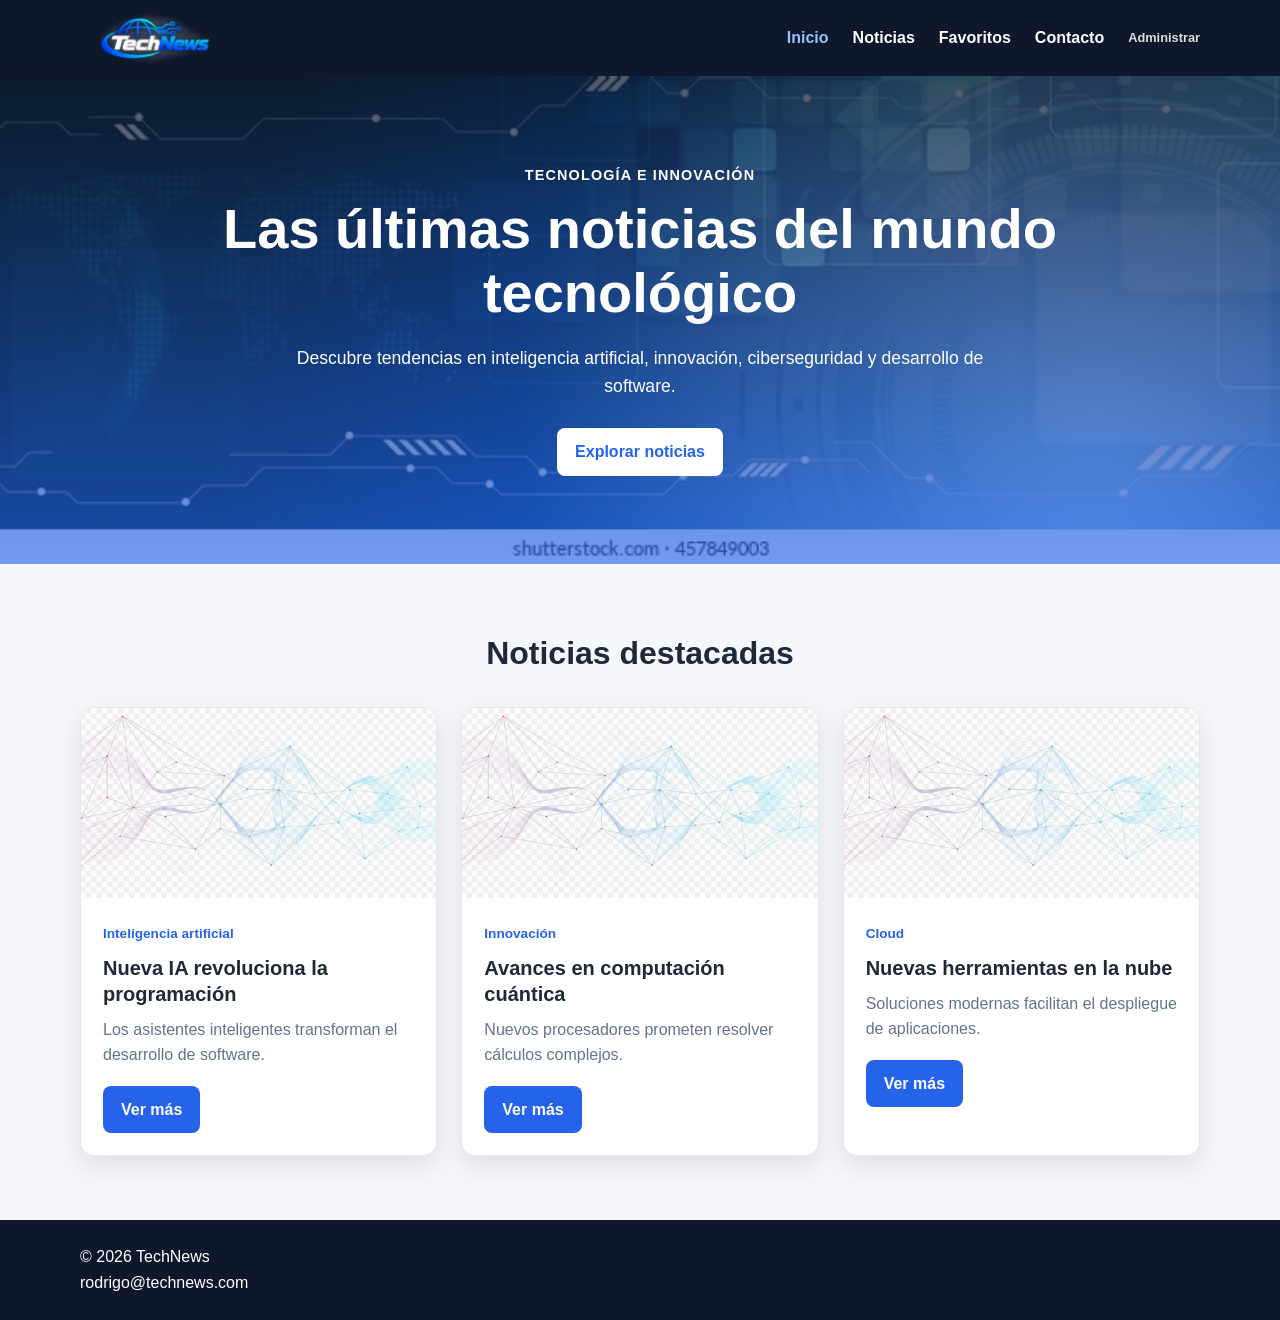
<file: index.html>
<!DOCTYPE html>
<html lang="es">
<head>
  <meta charset="UTF-8">
  <meta name="viewport" content="width=device-width, initial-scale=1.0">
  <meta name="description" content="TechNews, portal de noticias tecnológicas">
  <title>TechNews | Inicio</title>
  <link rel="stylesheet" href="css/styles.css">
</head>
<body>

<!-- Encabezado y menú principal -->   
  <header class="header">
    <div class="contenedor header-contenido">
      <a class="logo" href="index.html"> 
        <img src="img/logo.png" alt="TechNews">
      </a>
      <nav class="navegacion" aria-label="Navegación principal">
        <a class="activo" href="index.html">Inicio</a>
        <a href="noticias.html">Noticias</a>
        <a href="favoritos.html">Favoritos</a>
        <a href="contacto.html">Contacto</a>
        <a class="enlace-admin" href="admin.html">Administrar</a>
      </nav>
    </div>
  </header>

<!-- Contenido principal de la página -->

  <main>
    <section class="hero">
      <div class="contenedor hero-contenido">
        <p class="etiqueta">Tecnología e innovación</p>
        <h1>Las últimas noticias del mundo tecnológico</h1>
        <p class="hero-texto">
          Descubre tendencias en inteligencia artificial, innovación,
          ciberseguridad y desarrollo de software.
        </p>
        <a class="boton boton-claro" href="noticias.html">Explorar noticias</a>
      </div>
    </section>

    <section class="seccion contenedor">
      <h2>Noticias destacadas</h2>

      <div class="tarjetas">
        <article class="tarjeta">
          <img class="imagen-noticia" src="img/noticias.jpg" alt="Noticia sobre inteligencia artificial">
          <div class="tarjeta-contenido">
            <span class="categoria">Inteligencia artificial</span>
            <h3>Nueva IA revoluciona la programación</h3>
            <p>Los asistentes inteligentes transforman el desarrollo de software.</p>
            <a class="boton" href="detalle.html?id=1">Ver más</a>
          </div>
        </article>

        <article class="tarjeta">
          <img class="imagen-noticia" src="img/noticias.jpg" alt="Noticia sobre computación cuántica">
          <div class="tarjeta-contenido">
            <span class="categoria">Innovación</span>
            <h3>Avances en computación cuántica</h3>
            <p>Nuevos procesadores prometen resolver cálculos complejos.</p>
            <a class="boton" href="detalle.html?id=2">Ver más</a>
          </div>
        </article>

        <article class="tarjeta">
          <img class="imagen-noticia" src="img/noticias.jpg" alt="Noticia sobre herramientas en la nube">
          <div class="tarjeta-contenido">
            <span class="categoria">Cloud</span>
            <h3>Nuevas herramientas en la nube</h3>
            <p>Soluciones modernas facilitan el despliegue de aplicaciones.</p>
            <a class="boton" href="detalle.html?id=3">Ver más</a>
          </div>
        </article>
      </div>
    </section>
  </main>

<!-- Pie de página -->

  <footer class="footer">
    <div class="contenedor">
      <p>&copy; 2026 TechNews</p>
      <p>rodrigo@technews.com</p>
    </div>
  </footer>
</body>
</html>
</file>
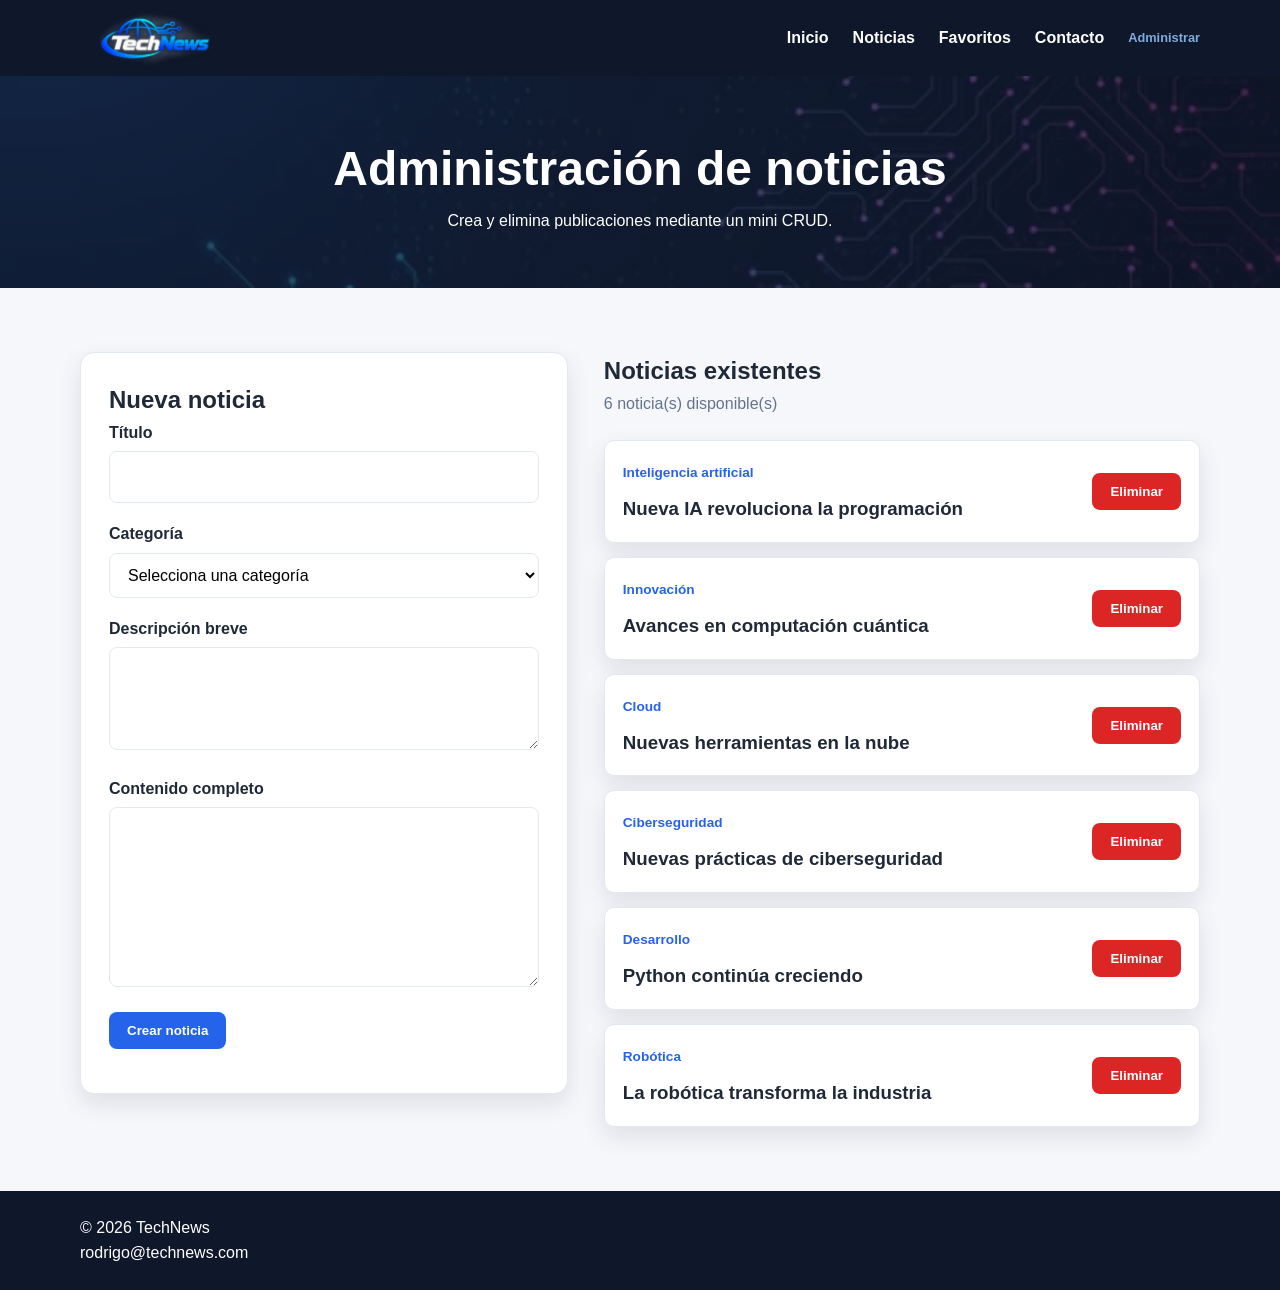
<file: admin.html>
<!DOCTYPE html>
<html lang="es">
<head>
  <meta charset="UTF-8">
  <meta name="viewport" content="width=device-width, initial-scale=1.0">
  <meta name="description" content="Administración básica de noticias de TechNews">
  <title>TechNews | Administración</title>
  <link rel="stylesheet" href="css/styles.css">
</head>
<body>

<!-- Encabezado y menú principal -->

  <header class="header">
    <div class="contenedor header-contenido">
      <a class="logo" href="index.html">
        <img src="img/logo.png" alt="TechNews">
      </a>
      <nav class="navegacion" aria-label="Navegación principal">
        <a href="index.html">Inicio</a>
        <a href="noticias.html">Noticias</a>
        <a href="favoritos.html">Favoritos</a>
        <a href="contacto.html">Contacto</a>
        <a class="enlace-admin activo" href="admin.html">Administrar</a>
      </nav>
    </div>
  </header>

<!-- Contenido principal de la página -->

  <main>
    <section class="cabecera-pagina">
      <div class="contenedor">
        <h1>Administración de noticias</h1>
        <p>Crea y elimina publicaciones mediante un mini CRUD.</p>
      </div>
    </section>

    <section class="seccion contenedor admin-grid">
      <form id="formulario-noticia" class="formulario" novalidate>
        <h2>Nueva noticia</h2>

        <div class="campo">
          <label for="titulo">Título</label>
          <input id="titulo" type="text" required>
        </div>

        <div class="campo">
          <label for="categoria-admin">Categoría</label>
          <select id="categoria-admin" required>
            <option value="">Selecciona una categoría</option>
            <option value="Inteligencia artificial">Inteligencia artificial</option>
            <option value="Desarrollo">Desarrollo</option>
            <option value="Cloud">Cloud</option>
            <option value="Ciberseguridad">Ciberseguridad</option>
            <option value="Innovación">Innovación</option>
          </select>
        </div>

        <div class="campo">
          <label for="descripcion">Descripción breve</label>
          <textarea id="descripcion" rows="3" required></textarea>
        </div>

        <div class="campo">
          <label for="contenido">Contenido completo</label>
          <textarea id="contenido" rows="6" required></textarea>
        </div>

        <button class="boton" type="submit">Crear noticia</button>
        <p id="mensaje-admin" class="confirmacion" aria-live="polite"></p>
      </form>

      <section>
        <h2>Noticias existentes</h2>
        <p id="estado-admin" class="estado">Cargando noticias...</p>
        <div id="lista-admin" class="lista-admin"></div>
      </section>
    </section>
  </main>

<!-- Pie de página -->
   
  <footer class="footer">
    <div class="contenedor">
      <p>&copy; 2026 TechNews</p>
      <p>rodrigo@technews.com</p>
    </div>
  </footer>

  <script src="js/admin.js"></script>
</body>
</html>
</file>
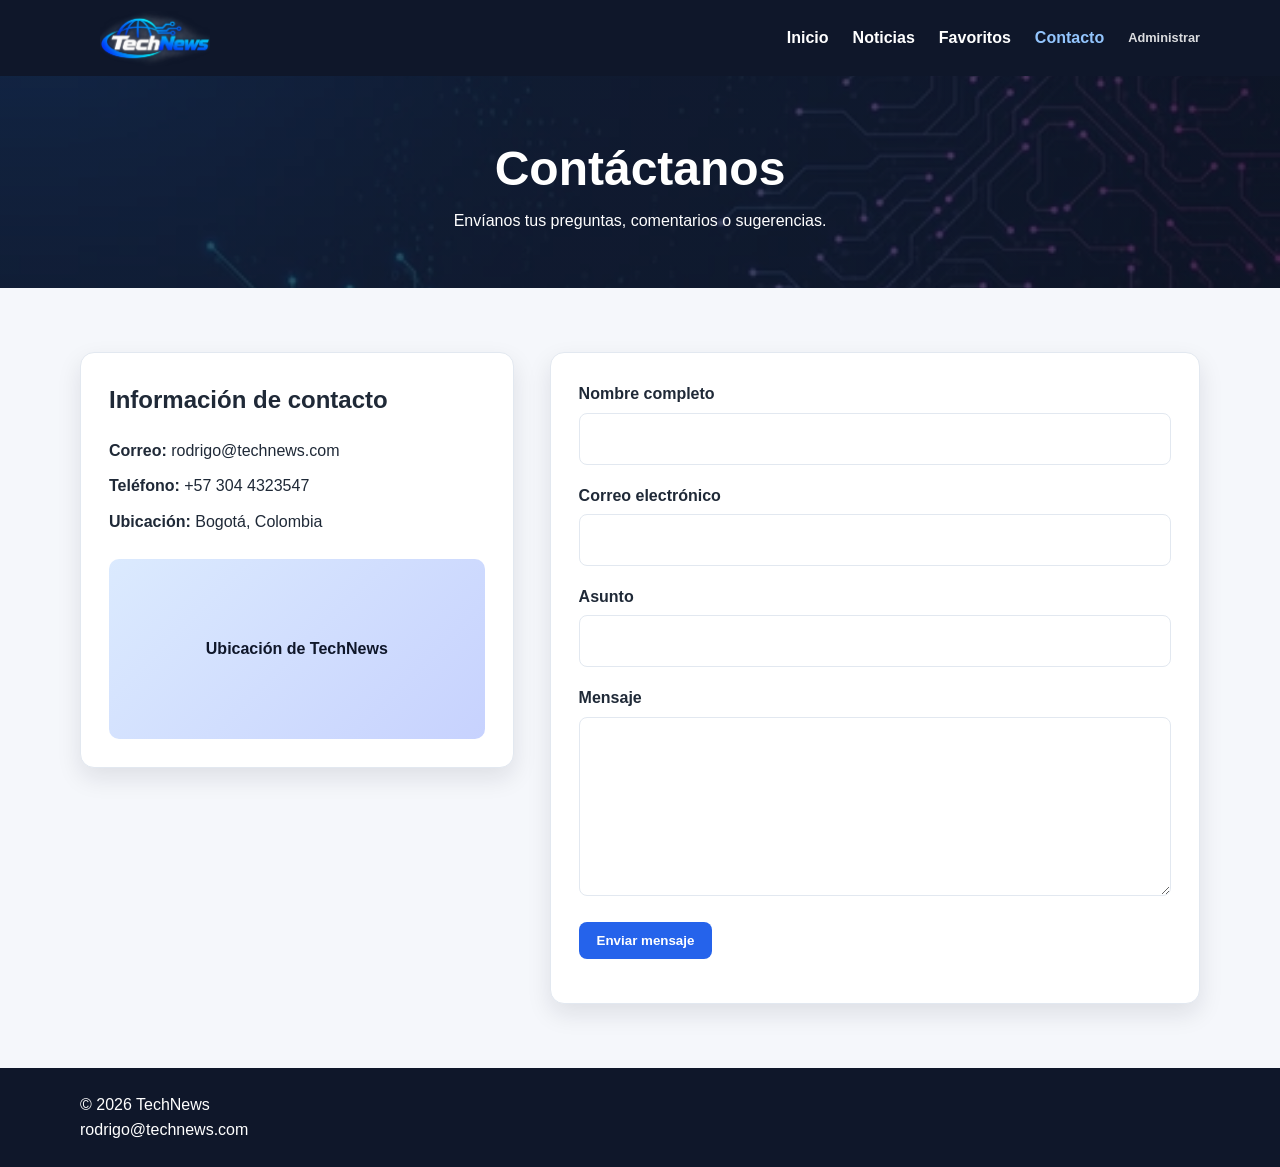
<file: contacto.html>
<!DOCTYPE html>
<html lang="es">
<head>
  <meta charset="UTF-8">
  <meta name="viewport" content="width=device-width, initial-scale=1.0">
  <meta name="description" content="Formulario de contacto de TechNews">
  <title>TechNews | Contacto</title>
  <link rel="stylesheet" href="css/styles.css">
</head>
<body>

<!-- Encabezado y menú principal -->

  <header class="header">
    <div class="contenedor header-contenido">
      <a class="logo" href="index.html">
        <img src="img/logo.png" alt="TechNews">
      </a>
      <nav class="navegacion" aria-label="Navegación principal">
        <a href="index.html">Inicio</a>
        <a href="noticias.html">Noticias</a>
        <a href="favoritos.html">Favoritos</a>
        <a class="activo" href="contacto.html">Contacto</a>
        <a class="enlace-admin" href="admin.html">Administrar</a>
      </nav>
    </div>
  </header>

<!-- Contenido principal de la página -->

  <main>
    <section class="cabecera-pagina">
      <div class="contenedor">
        <h1>Contáctanos</h1>
        <p>Envíanos tus preguntas, comentarios o sugerencias.</p>
      </div>
    </section>

    <section class="seccion contenedor contacto-grid">
      <div class="contacto-informacion">
        <h2>Información de contacto</h2>
        <p><strong>Correo:</strong> rodrigo@technews.com</p>
        <p><strong>Teléfono:</strong> +57 304 4323547</p>
        <p><strong>Ubicación:</strong> Bogotá, Colombia</p>
        <div class="mapa-simulado">Ubicación de TechNews</div>
      </div>

      <form id="formulario-contacto" class="formulario" novalidate>
        <div class="campo">
          <label for="nombre">Nombre completo</label>
          <input id="nombre" name="nombre" type="text" autocomplete="name">
          <small id="error-nombre" class="error"></small>
        </div>

        <div class="campo">
          <label for="correo">Correo electrónico</label>
          <input id="correo" name="correo" type="email" autocomplete="email">
          <small id="error-correo" class="error"></small>
        </div>

        <div class="campo">
          <label for="asunto">Asunto</label>
          <input id="asunto" name="asunto" type="text">
          <small id="error-asunto" class="error"></small>
        </div>

        <div class="campo">
          <label for="mensaje">Mensaje</label>
          <textarea id="mensaje" name="mensaje" rows="6"></textarea>
          <small id="error-mensaje" class="error"></small>
        </div>

        <button class="boton" type="submit">Enviar mensaje</button>
        <p id="confirmacion" class="confirmacion" aria-live="polite"></p>
      </form>
    </section>
  </main>

<!-- Pie de página -->
   
  <footer class="footer">
    <div class="contenedor">
      <p>&copy; 2026 TechNews</p>
      <p>rodrigo@technews.com</p>
    </div>
  </footer>

  <script src="js/contacto.js"></script>
</body>
</html>
</file>
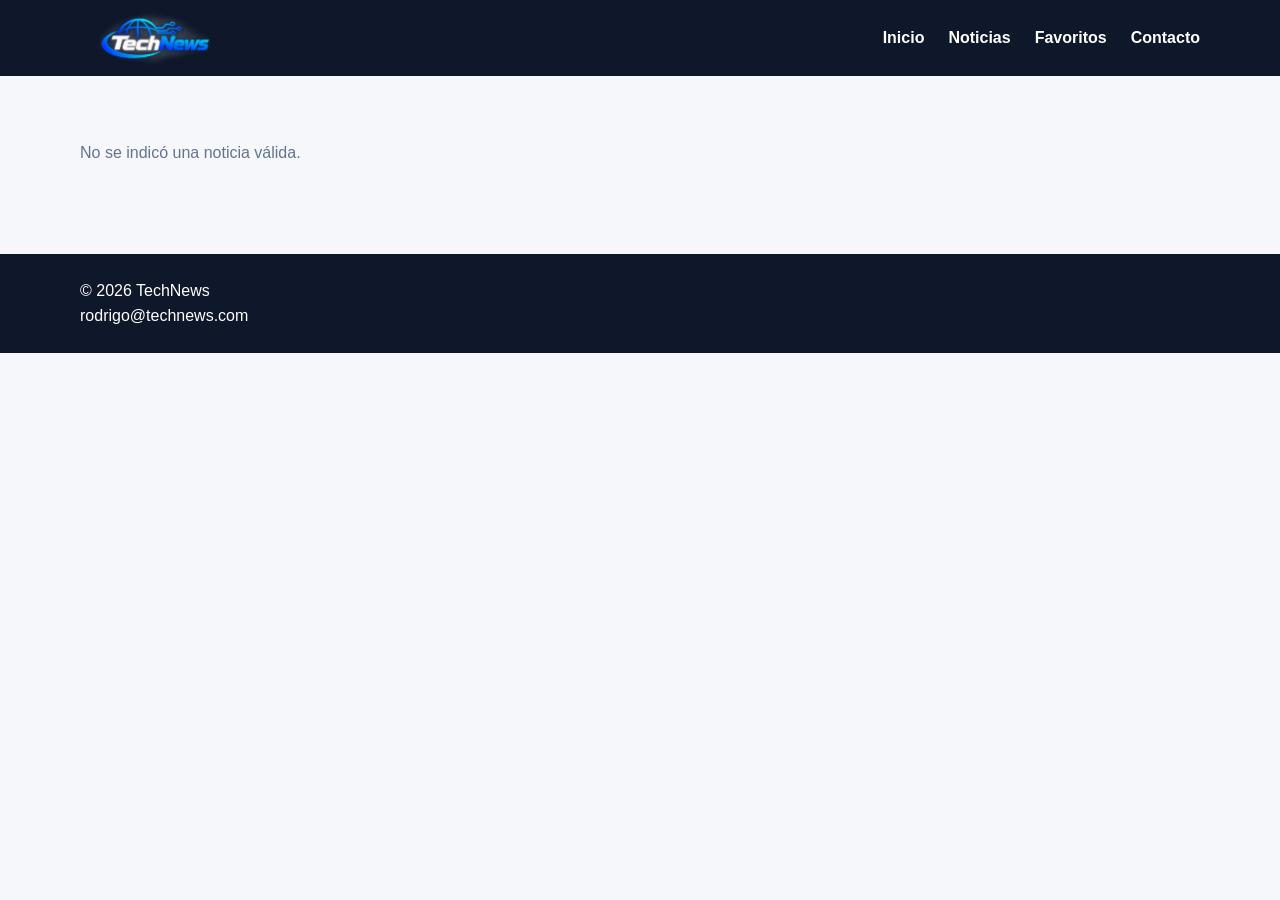
<file: detalle.html>
<!DOCTYPE html>
<html lang="es">
<head>
  <meta charset="UTF-8">
  <meta name="viewport" content="width=device-width, initial-scale=1.0">
  <meta name="description" content="Detalle de noticia de TechNews">
  <title>TechNews | Detalle</title>
  <link rel="stylesheet" href="css/styles.css">
</head>
<body>

<!-- Encabezado y menú principal -->

  <header class="header">
    <div class="contenedor header-contenido">
      <a class="logo" href="index.html">
        <img src="img/logo.png" alt="TechNews"> 
      </a>
      <nav class="navegacion" aria-label="Navegación principal">
        <a href="index.html">Inicio</a>
        <a href="noticias.html">Noticias</a>
        <a href="favoritos.html">Favoritos</a>
        <a href="contacto.html">Contacto</a>
      </nav>
    </div>
  </header>

<!-- Contenido principal de la página -->

  <main class="seccion contenedor">
    <p id="estado-detalle" class="estado">Cargando noticia...</p>
    <article id="detalle-noticia" class="detalle-noticia" hidden></article>
  </main>

<!-- Pie de página -->
 
  <footer class="footer">
    <div class="contenedor">
      <p>&copy; 2026 TechNews</p>
      <p>rodrigo@technews.com</p>
    </div>
  </footer>

  <script src="js/detalle.js"></script>
</body>
</html>
</file>
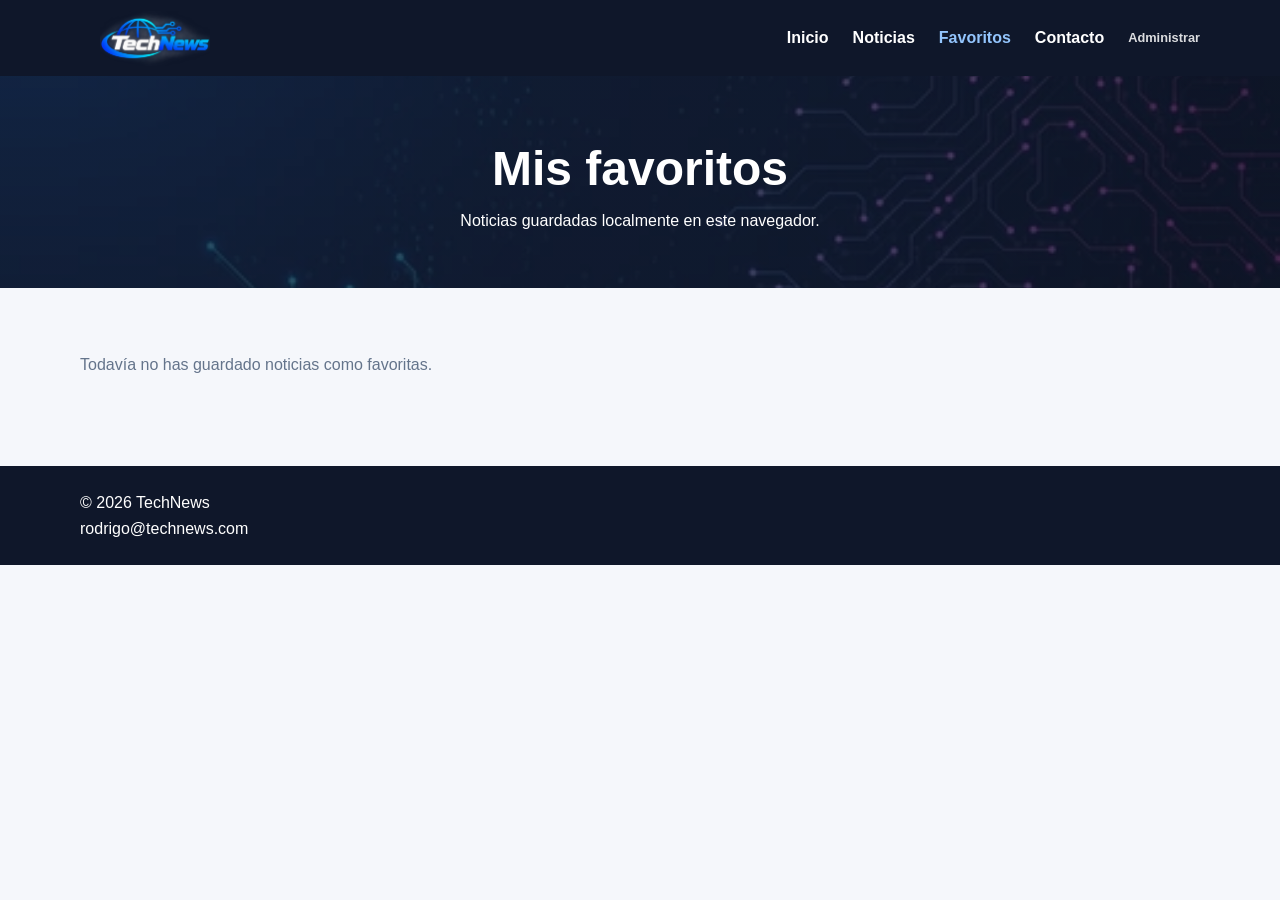
<file: favoritos.html>
<!DOCTYPE html>
<html lang="es">
<head>
  <meta charset="UTF-8">
  <meta name="viewport" content="width=device-width, initial-scale=1.0">
  <meta name="description" content="Noticias favoritas de TechNews">
  <title>TechNews | Favoritos</title>
  <link rel="stylesheet" href="css/styles.css">
</head>
<body>

<!-- Encabezado y menú principal -->

  <header class="header">
    <div class="contenedor header-contenido">
      <a class="logo" href="index.html">
        <img src="img/logo.png" alt="TechNews">
      </a>
      <nav class="navegacion" aria-label="Navegación principal">
        <a href="index.html">Inicio</a>
        <a href="noticias.html">Noticias</a>
        <a class="activo" href="favoritos.html">Favoritos</a>
        <a href="contacto.html">Contacto</a>
        <a class="enlace-admin" href="admin.html">Administrar</a>
      </nav>
    </div>
  </header>

<!-- Contenido principal de la página -->

  <main>
    <section class="cabecera-pagina">
      <div class="contenedor">
        <h1>Mis favoritos</h1>
        <p>Noticias guardadas localmente en este navegador.</p>
      </div>
    </section>

    <section class="seccion contenedor">
      <p id="estado-favoritos" class="estado"></p>
      <div id="lista-favoritos" class="tarjetas"></div>
    </section>
  </main>

<!-- Pie de página -->
   
  <footer class="footer">
    <div class="contenedor">
      <p>&copy; 2026 TechNews</p>
      <p>rodrigo@technews.com</p>
    </div>
  </footer>

  <script src="js/favoritos.js"></script>
</body>
</html>
</file>
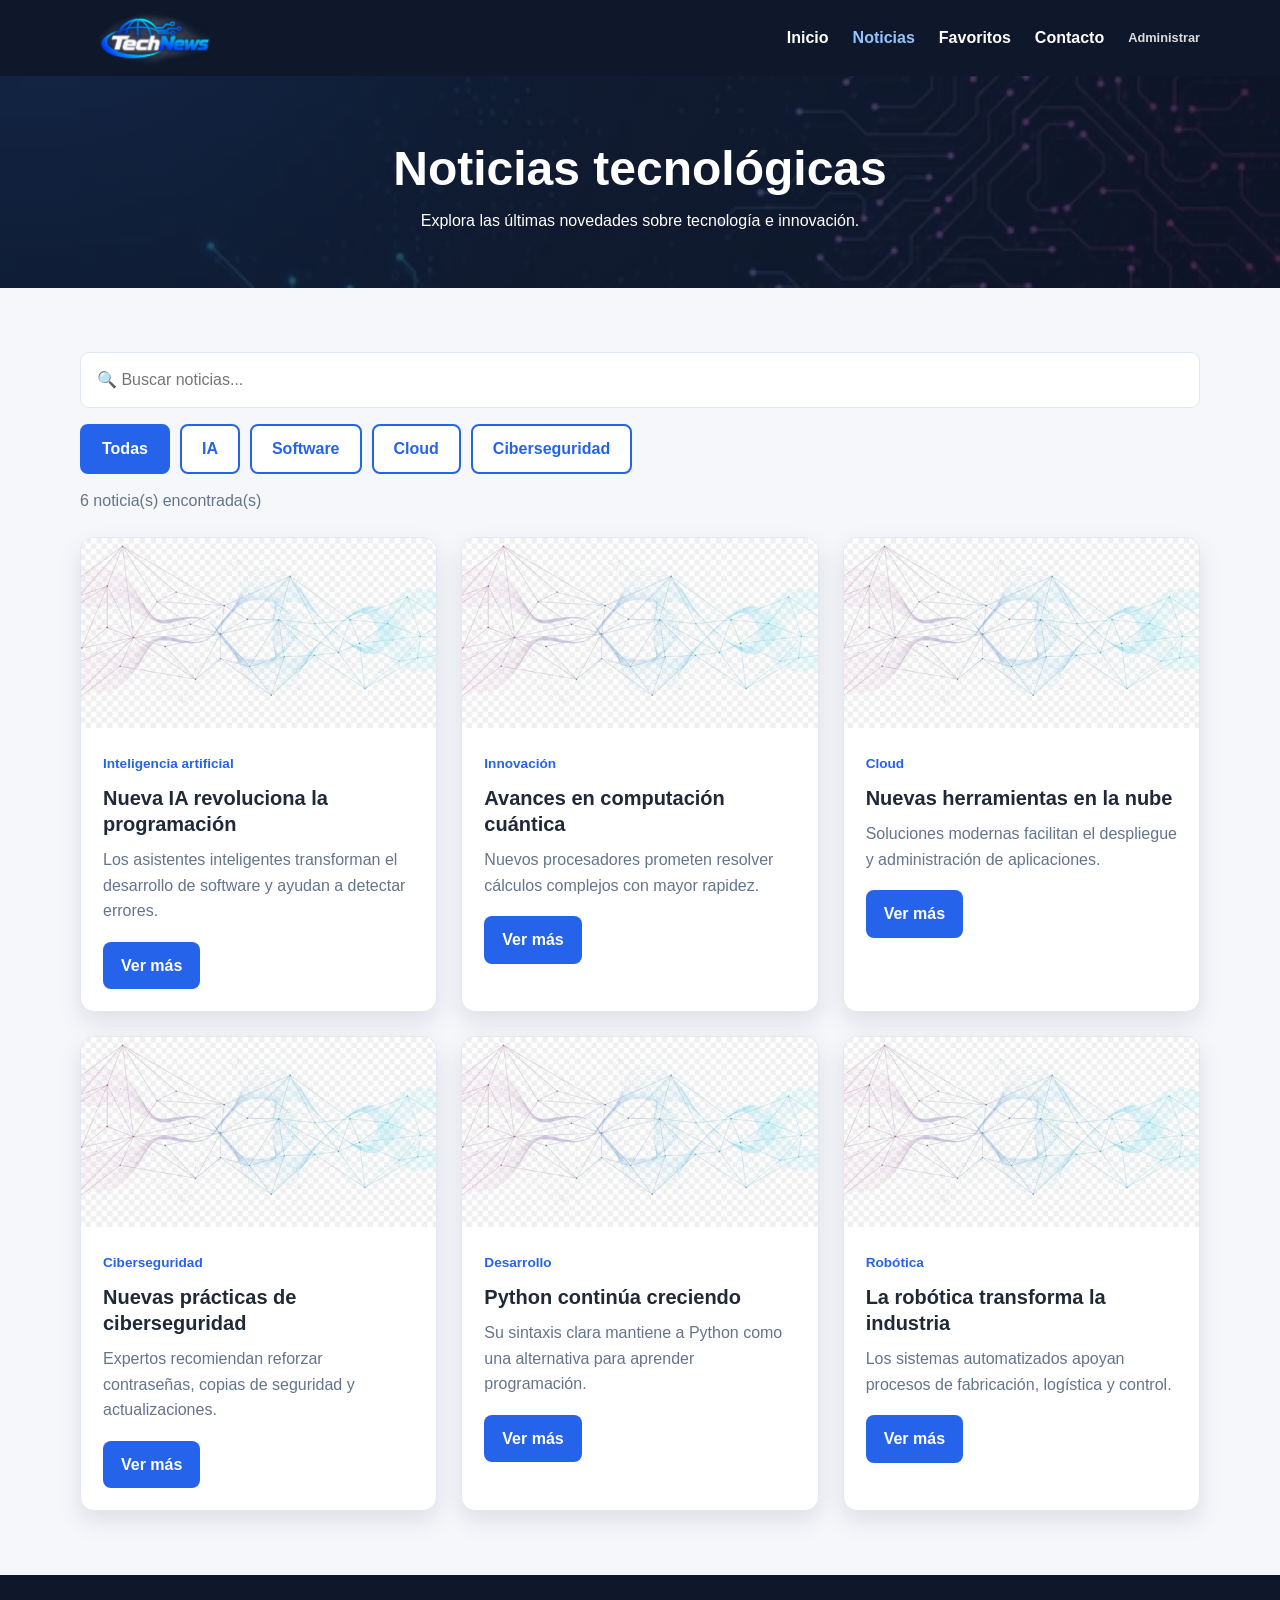
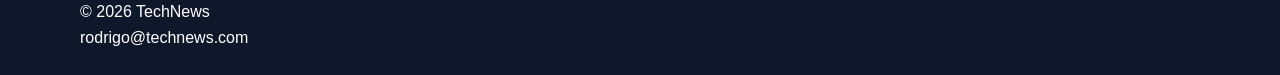
<file: noticias.html>
<!DOCTYPE html>
<html lang="es">
<head>
  <meta charset="UTF-8">
  <meta name="viewport" content="width=device-width, initial-scale=1.0">
  <meta name="description" content="Listado de noticias tecnológicas de TechNews">
  <title>TechNews | Noticias</title>
  <link rel="stylesheet" href="css/styles.css">
</head>
<body>

<!-- Encabezado y menú principal -->
     
  <header class="header">
    <div class="contenedor header-contenido">
      <a class="logo" href="index.html">
        <img src="img/logo.png" alt="TechNews">
      </a>
      <nav class="navegacion" aria-label="Navegación principal">
        <a href="index.html">Inicio</a>
        <a class="activo" href="noticias.html">Noticias</a>
        <a href="favoritos.html">Favoritos</a>
        <a href="contacto.html">Contacto</a>
        <a class="enlace-admin" href="admin.html">Administrar</a>
      </nav>
    </div>
  </header>

<!-- Contenido principal de la página -->

  <main>
    <section class="cabecera-pagina">
      <div class="contenedor">
        <h1>Noticias tecnológicas</h1>
        <p>Explora las últimas novedades sobre tecnología e innovación.</p>
      </div>
    </section>

    <section class="seccion contenedor">
      <div class="controles">
        <label class="sr-only" for="buscador">Buscar noticias</label>
        <input id="buscador" type="search" placeholder="🔍 Buscar noticias...">

        <div class="filtros" aria-label="Filtros de noticias">
          <button class="filtro activo" type="button" data-categoria="Todas">Todas</button>
          <button class="filtro" type="button" data-categoria="Inteligencia artificial">IA</button>
          <button class="filtro" type="button" data-categoria="Desarrollo">Software</button>
          <button class="filtro" type="button" data-categoria="Cloud">Cloud</button>
          <button class="filtro" type="button" data-categoria="Ciberseguridad">Ciberseguridad</button>
        </div>
      </div>

      <p id="estado" class="estado">Cargando noticias...</p>
      <div id="lista-noticias" class="tarjetas" aria-live="polite"></div>
    </section>
  </main>

<!-- Pie de página -->

  <footer class="footer">
    <div class="contenedor">
      <p>&copy; 2026 TechNews</p>
      <p>rodrigo@technews.com</p>
    </div>
  </footer>

  <script src="js/noticias.js"></script>
</body>
</html>
</file>
<file: css/styles.css>
/* Variables de color*/
:root {
  --azul-oscuro: #0f172a;
  --azul: #2563eb;
  --azul-hover: #1d4ed8;
  --blanco: #ffffff;
  --fondo: #f5f7fb;
  --texto: #1f2937;
  --texto-suave: #64748b;
  --borde: #e2e8f0;
  --sombra: 0 10px 25px rgba(15, 23, 42, 0.1);
}

/*Configuración general*/
* {
  box-sizing: border-box;
  margin: 0;
  padding: 0;
}

html {
  scroll-behavior: smooth;
}

body {
  min-height: 100vh;
  background: var(--fondo);
  color: var(--texto);
  font-family: Arial, Helvetica, sans-serif;
  line-height: 1.6;
}

a {
  color: inherit;
}

.contenedor {
  width: min(1120px, 92%);
  margin-inline: auto;
}

/*Encabezado y navegación*/
.header {
  background: var(--azul-oscuro);
  color: var(--blanco);
}

.header-contenido {
  min-height: 76px;
  display: flex;
  align-items: center;
  justify-content: space-between;
  gap: 24px;
}

.logo {
  color: var(--blanco);
  font-size: 1.75rem;
  font-weight: 800;
  letter-spacing: 0.04em;
  text-decoration: none;
}

.navegacion {
  display: flex;
  align-items: center;
  gap: 24px;
}

.navegacion a {
  color: var(--blanco);
  font-weight: 600;
  text-decoration: none;
}

.navegacion a:hover,
.navegacion a.activo {
  color: #93c5fd;
}

/*Portada de la página de inicio*/
.hero {
  background:
    linear-gradient(rgba(15, 23, 42, 0.7), rgba(37, 99, 235, 0.65)),
    url("../img/header.webp") center / cover no-repeat;
  color: var(--blanco);
}

.hero-contenido {
  padding-block: 88px;
  text-align: center;
}

.etiqueta {
  margin-bottom: 10px;
  font-size: 0.9rem;
  font-weight: 700;
  letter-spacing: 0.08em;
  text-transform: uppercase;
}

.hero h1 {
  max-width: 850px;
  margin: 0 auto 18px;
  font-size: clamp(2rem, 5vw, 3.5rem);
  line-height: 1.15;
}

.hero-texto {
  max-width: 700px;
  margin: 0 auto 28px;
  font-size: 1.1rem;
}

/*Botones*/
.boton {
  display: inline-block;
  padding: 11px 18px;
  border: 0;
  border-radius: 8px;
  background: var(--azul);
  color: var(--blanco);
  font-weight: 700;
  text-decoration: none;
  cursor: pointer;
  transition: background 0.2s ease, transform 0.2s ease;
}

.boton:hover {
  background: var(--azul-hover);
  transform: translateY(-1px);
}

.boton-claro {
  background: var(--blanco);
  color: var(--azul);
}

.boton-claro:hover {
  background: #dbeafe;
}

/*Secciones*/
.seccion {
  padding-block: 64px;
}

.seccion > h2 {
  margin-bottom: 28px;
  text-align: center;
  font-size: 2rem;
}

/*Tarjetas de noticias*/
.tarjetas {
  display: grid;
  grid-template-columns: repeat(3, minmax(0, 1fr));
  gap: 24px;
}

.tarjeta {
  overflow: hidden;
  border: 1px solid var(--borde);
  border-radius: 14px;
  background: var(--blanco);
  box-shadow: var(--sombra);
}

.imagen-simulada {
  min-height: 170px;
  display: grid;
  place-items: center;
  background: linear-gradient(135deg, #bfdbfe, #c7d2fe);
  color: var(--azul-oscuro);
  font-size: 2.5rem;
  font-weight: 800;
}

.tarjeta-contenido {
  padding: 22px;
}

.categoria {
  display: inline-block;
  margin-bottom: 10px;
  color: var(--azul);
  font-size: 0.85rem;
  font-weight: 700;
}

.tarjeta h2,
.tarjeta h3 {
  margin-bottom: 10px;
  font-size: 1.25rem;
  line-height: 1.3;
}

.tarjeta p {
  margin-bottom: 18px;
  color: var(--texto-suave);
}

/*Cabeceras de páginas internas*/
.cabecera-pagina {
  padding-block: 55px;
  background:
    linear-gradient(rgba(15, 23, 42, 0.72), rgba(15, 23, 42, 0.72)),
    url("../img/headers.png") center / cover no-repeat;
  color: var(--blanco);
  text-align: center;
}

.cabecera-pagina h1 {
  font-size: clamp(2rem, 4vw, 3rem);
}

/*Buscador de noticias*/
.controles {
  margin-bottom: 14px;
}

.controles input {
  width: 100%;
  padding: 14px 16px;
  border: 1px solid var(--borde);
  border-radius: 9px;
  background: var(--blanco);
  font: inherit;
}

.estado {
  margin-bottom: 24px;
  color: var(--texto-suave);
}

.sr-only {
  position: absolute;
  width: 1px;
  height: 1px;
  padding: 0;
  margin: -1px;
  overflow: hidden;
  clip: rect(0, 0, 0, 0);
  white-space: nowrap;
  border: 0;
}

/*Pie de página*/
.footer {
  padding-block: 24px;
  background: var(--azul-oscuro);
  color: var(--blanco);
  text-align: left;
}

/*Diseño adaptable*/
@media (max-width: 800px) {
  .header-contenido {
    padding-block: 18px;
    flex-direction: column;
  }

  .navegacion {
    flex-wrap: wrap;
    justify-content: center;
    gap: 12px 18px;
  }

  .tarjetas {
    grid-template-columns: 1fr;
  }
}

/*Dertalle de noticias y favoritos*/
.detalle-noticia {
  overflow: hidden;
  max-width: 900px;
  margin-inline: auto;
  border: 1px solid var(--borde);
  border-radius: 14px;
  background: var(--blanco);
  box-shadow: var(--sombra);
}

.detalle-imagen {
  min-height: 300px;
  display: grid;
  place-items: center;
  background: linear-gradient(135deg, #bfdbfe, #c7d2fe);
  color: var(--azul-oscuro);
  font-size: 5rem;
  font-weight: 800;
}

.detalle-contenido {
  padding: 32px;
}

.detalle-contenido h1 {
  margin-bottom: 8px;
  font-size: clamp(2rem, 5vw, 3rem);
  line-height: 1.2;
}

.detalle-contenido > p {
  margin-bottom: 20px;
}

.metadatos {
  color: var(--texto-suave);
  font-size: 0.95rem;
}

.acciones-detalle,
.acciones-tarjeta {
  display: flex;
  flex-wrap: wrap;
  gap: 12px;
}

.boton-secundario {
  background: var(--texto-suave);
}

.boton-secundario:hover {
  background: #475569;
}

.boton-peligro {
  background: #dc2626;
}

.boton-peligro:hover {
  background: #b91c1c;
}

/*Filtro d ela página de noticias*/
.filtros {
  display: flex;
  flex-wrap: wrap;
  gap: 10px;
  margin-top: 16px;
}

.filtro {
  padding: 10px 20px;
  border: 2px solid var(--azul);
  border-radius: 8px;
  background: var(--blanco);
  color: var(--azul);
  font: inherit;
  font-weight: 700;
  cursor: pointer;
  transition: background 0.2s ease, color 0.2s ease;
}

.filtro:hover,
.filtro.activo {
  background: var(--azul);
  color: var(--blanco);
}

/*Página de contacto*/
.contacto-grid {
  display: grid;
  grid-template-columns: 0.8fr 1.2fr;
  gap: 36px;
  align-items: start;
}

.contacto-informacion,
.formulario {
  padding: 28px;
  border: 1px solid var(--borde);
  border-radius: 14px;
  background: var(--blanco);
  box-shadow: var(--sombra);
}

.contacto-informacion h2 {
  margin-bottom: 18px;
}

.contacto-informacion p {
  margin-bottom: 10px;
}

.mapa-simulado {
  min-height: 180px;
  margin-top: 24px;
  display: grid;
  place-items: center;
  border-radius: 10px;
  background: linear-gradient(135deg, #dbeafe, #c7d2fe);
  color: var(--azul-oscuro);
  font-weight: 700;
}

.campo {
  margin-bottom: 18px;
}

.campo label {
  display: block;
  margin-bottom: 6px;
  font-weight: 700;
}

.campo input,
.campo textarea {
  width: 100%;
  padding: 12px 14px;
  border: 1px solid var(--borde);
  border-radius: 8px;
  font: inherit;
}

.campo textarea {
  resize: vertical;
}

.campo input:focus,
.campo textarea:focus {
  outline: 3px solid #bfdbfe;
  border-color: var(--azul);
}

.campo .invalido {
  border-color: #dc2626;
}

.error {
  display: block;
  margin-top: 5px;
  color: #dc2626;
}

.confirmacion {
  margin-top: 16px;
  color: #15803d;
  font-weight: 700;
}

@media (max-width: 800px) {
  .contacto-grid {
    grid-template-columns: 1fr;
  }
}

/*Administración de noticias*/
.admin-grid {
  display: grid;
  grid-template-columns: 0.9fr 1.1fr;
  gap: 36px;
  align-items: start;
}

.campo select {
  width: 100%;
  padding: 12px 14px;
  border: 1px solid var(--borde);
  border-radius: 8px;
  background: var(--blanco);
  font: inherit;
}

.lista-admin {
  display: grid;
  gap: 14px;
}

.item-admin {
  display: flex;
  align-items: center;
  justify-content: space-between;
  gap: 18px;
  padding: 18px;
  border: 1px solid var(--borde);
  border-radius: 10px;
  background: var(--blanco);
  box-shadow: var(--sombra);
}

.mensaje-error {
  color: #dc2626;
}

@media (max-width: 800px) {
  .admin-grid {
    grid-template-columns: 1fr;
  }

  .item-admin {
    align-items: flex-start;
    flex-direction: column;
  }
}

.logo {
  display: flex;
  align-items: center;
}

.logo img {
  width: 150px;
  height: 55px;
  object-fit: contain;
}

.navegacion .enlace-admin {
  font-size: 0.8rem;
  opacity: 0.85;
}

/*Imagenes*/
.imagen-noticia {
  display: block;
  width: 100%;
  height: 190px;
  object-fit: cover;
}

.imagen-detalle {
  display: block;
  width: 100%;
  height: 350px;
  object-fit: cover;
}
</file>
